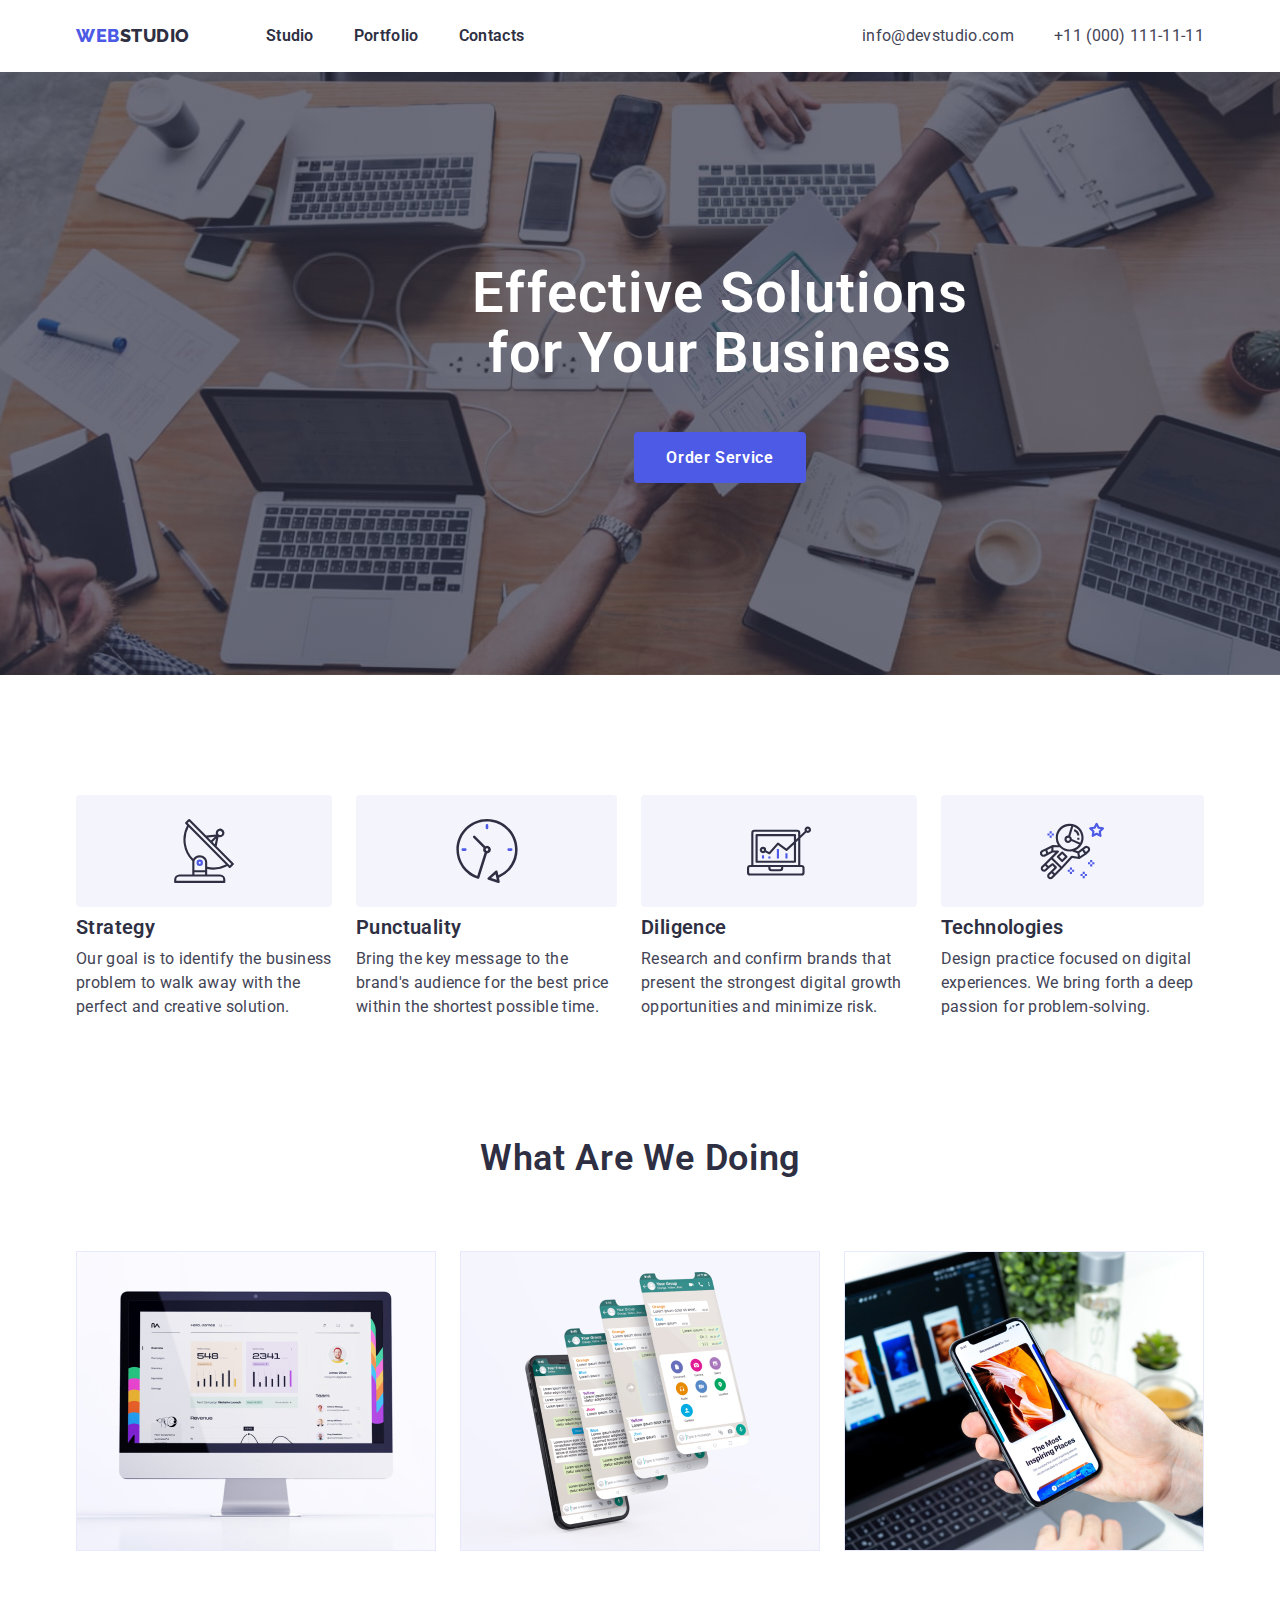
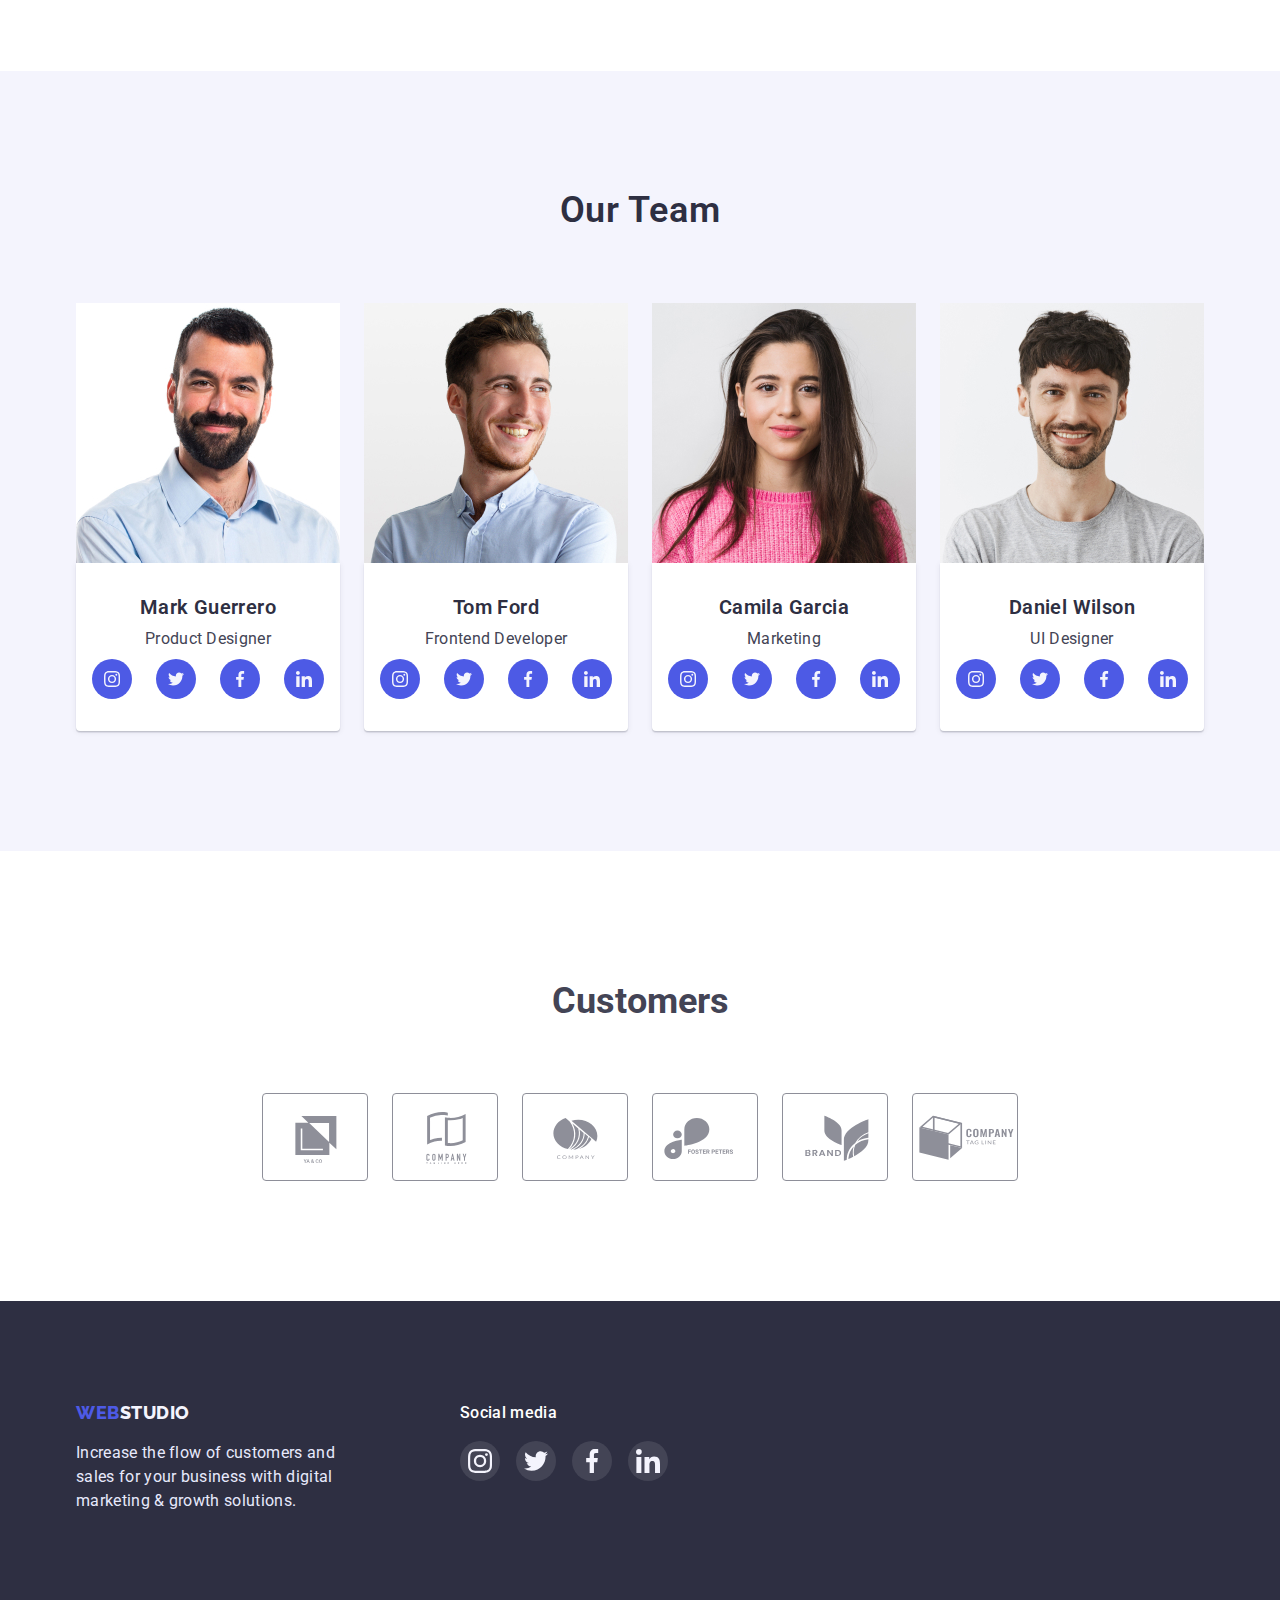
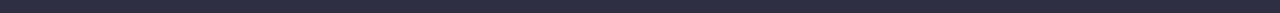
<file: index.html>
<!DOCTYPE html>
<html lang="en">
<head>
    <meta charset="UTF-8">
    <meta http-equiv="X-UA-Compatible" content="IE=edge">
    <meta name="viewport" content="width=device-width, initial-scale=1.0">
    <title>Webstudio</title>
    <link rel="preconnect" href="https://fonts.googleapis.com">
    <link rel="preconnect" href="https://fonts.gstatic.com" crossorigin>
    <link href="https://fonts.googleapis.com/css2?family=Raleway:wght@800&family=Roboto:wght@400;700&display=swap" rel="stylesheet">  
    <link rel="stylesheet" href="https://cdnjs.cloudflare.com/ajax/libs/modern-normalize/1.1.0/modern-normalize.min.css">  
    <link rel="stylesheet" href="./styles.css">
</head>
<body>

    <header>
        <div class="container header">
            <nav class="nav-header">
                <a class="logo link" href="index.html"><span class="logo-item">Web</span>studio</a>
                <ul class="header-list list" >
                    <li class="header-list-item">
                        <a class="menu-item link" href="#">Studio</a> 
                    </li>
                    <li class="header-list-item">
                        <a class="menu-item link" href="./portfolio.html">Portfolio</a> 
                    </li>                
                    <li class="header-list-item">
                        <a class="menu-item link" href="#">Contacts</a> 
                    </li>
                </ul>
            </nav>
            
            <ul class="header-contacts-list list">
                <li class="item">
                    <a class="contacts-item link" href="mailto:info@devstudio.com">info@devstudio.com</a>
                </li>
                <li class="item">
                    <a class="contacts-item link" href="tel:+110001111111">+11 (000) 111-11-11</a>
                    </li>
                </ul>
        </div>   
     </header>

    <section class="hero">
        <div class="container">
                <h1 class="hero-title">Effective Solutions for Your Business</h1>
                <button class="hero-button button" type="button">
                    Order Service
                </button>
    
        </div>   
    </section>
    
    <section class="skills">
        <div class="container">
            <h2 class="visually-hidden">Our Skills</h2>
                    <ul class="skills-list list">
                        <li class="skills-list-item" >
                            <div class="skills-icon-wrap">
                                <svg class="skills-icon" width="64px" height="64px"; >
                                    <use href="./images/symbol-defs.svg#icon-strategy"></use>
                                </svg>
                            </div>
                            <h3 class="skills-list-title">Strategy</h3>
                            <p>Our goal is to identify the business problem to walk away with the perfect and creative solution. </p>
                        </li>
                        <li class="skills-list-item" >
                            <div class="skills-icon-wrap">
                                <svg class="skills-icon" width="64px" height="64px"; >
                                    <use href="./images/symbol-defs.svg#icon-punctuality"></use>
                                </svg>
                            </div>
                            <h3 class="skills-list-title">Punctuality</h3>
                            <p>Bring the key message to the brand's audience for the best price within the shortest possible time.</p>
                        </li>
                        <li class="skills-list-item" >
                            <div class="skills-icon-wrap">
                                <svg class="skills-icon" width="64px" height="64px"; >
                                    <use href="./images/symbol-defs.svg#icon-diligence"></use>
                                </svg>
                            </div>
                            <h3 class="skills-list-title">Diligence</h3>
                            <p>Research and confirm brands that present the strongest digital growth opportunities and minimize risk.</p>
                        </li>
                        <li class="skills-list-item" >
                            <div class="skills-icon-wrap">
                                <svg class="skills-icon" width="64px" height="64px"; >
                                    <use href="./images/symbol-defs.svg#icon-astronaut"></use>
                                </svg>
                            </div>
                            <h3 class="skills-list-title">Technologies</h3>
                            <p>Design practice focused on digital experiences. We bring forth a deep passion for problem-solving.</p>
                        </li>
                    </ul>
        </div>
    </section>

    <section class="mission">
       <div class="container">
         <h2 class="mission-title">What are we doing</h2>
             <ul class="mission-list list">
                 <li>
                     <img src="./images/computer.jpeg" alt="computer" width="360">
                 </li>
                 <li>
                     <img src="./images/cellphone_message.jpeg" alt="messenger" width="360">
                 </li>
                 <li>
                     <img src="./images/cellphone_computer.jpeg" alt="phone_computer" width="360">
                 </li>
             </ul>
       </div>
    </section>

    <section class="team">
        <div class="container">
            <h2 class="team-title">Our Team</h2>
                <ul class="team-list list">
                    <li class="team-list-item">
                                <img src="./images/mark_guerrero.jpeg" alt="mark_guerrero" width="264">
                            <div class="card">
                                <h3 class="team-title-small">Mark Guerrero</h3>
                                <p class="team-description">Product Designer</p>
                                <ul class="social-link-list list">
                                    <li class="social-link-item">
                                        <a href="#" class="social-link link">
                                            <svg class="social-link-icon" width="16px" height="16px">
                                                <use href="./images/symbol-defs.svg#icon-instagram"></use>
                                            </svg>
                                        </a></li>
                                    <li class="social-link-item">
                                        <a href="#" class="social-link link">
                                            <svg class="social-link-icon" width="16px" height="16px">
                                                <use href="./images/symbol-defs.svg#icon-twitter"></use>
                                            </svg>
                                        </a></li>
                                    <li class="social-link-item">    
                                        <a href="#" class="social-link link">
                                            <svg class="social-link-icon" width="16px" height="16px">
                                                <use href="./images/symbol-defs.svg#icon-facebook"></use>
                                            </svg>
                                        </a></li>
                                    <li class="social-link-item">
                                        <a href="#" class="social-link link">
                                            <svg class="social-link-icon" width="16px" height="16px">
                                                <use href="./images/symbol-defs.svg#icon-linkedin"></use>
                                            </svg>
                                        </a></li>
                                </ul>            
                            </div>
                    </li>
                    <li class="team-list-item">
                                <img src="./images/tom_ford.jpeg" alt="tom_ford" width="264">
                            <div class="card">
                                <h3 class="team-title-small">Tom Ford</h3>
                                <p class="team-description">Frontend Developer</p>
                                <ul class="social-link-list list">
                                    <li class="social-link-item">
                                        <a href="#" class="social-link link">
                                            <svg class="social-link-icon" width="16px" height="16px">
                                                <use href="./images/symbol-defs.svg#icon-instagram"></use>
                                            </svg>
                                        </a> </li>
                                    <li class="social-link-item">
                                        <a href="#" class="social-link link">
                                            <svg class="social-link-icon" width="16px" height="16px">
                                                <use href="./images/symbol-defs.svg#icon-twitter"></use>
                                            </svg>
                                        </a> </li>
                                    <li class="social-link-item">
                                        <a href="#" class="social-link link">
                                            <svg class="social-link-icon" width="16px" height="16px">
                                                <use href="./images/symbol-defs.svg#icon-facebook"></use>
                                            </svg>
                                        </a> </li>
                                    <li class="social-link-item">
                                        <a href="#" class="social-link link">
                                            <svg class="social-link-icon" width="16px" height="16px">
                                                <use href="./images/symbol-defs.svg#icon-linkedin"></use>
                                            </svg>
                                        </a></li>
                                </ul>    
                            </div>
                    </li>

                    <li class="team-list-item">
                                <img src="./images/camila_garcia.jpeg" alt="camila_garcia" width="264">
                            <div class="card">
                                <h3 class="team-title-small">Camila Garcia</h3>
                                <p class="team-description">Marketing</p>
                                <ul class="social-link-list list">
                                    <li class="social-link-item">
                                        <a href="#" class="social-link link">
                                            <svg class="social-link-icon" width="16px" height="16px">
                                                <use href="./images/symbol-defs.svg#icon-instagram"></use>
                                            </svg>
                                        </a></li>
                                    <li class="social-link-item">
                                        <a href="#" class="social-link link">
                                            <svg class="social-link-icon" width="16px" height="16px">
                                                <use href="./images/symbol-defs.svg#icon-twitter"></use>
                                            </svg>
                                        </a></li>
                                    <li class="social-link-item">
                                        <a href="#" class="social-link link">
                                            <svg class="social-link-icon" width="16px" height="16px">
                                                <use href="./images/symbol-defs.svg#icon-facebook"></use>
                                            </svg>
                                        </a></li>
                                    <li class="social-link-item">
                                        <a href="#" class="social-link link">
                                            <svg class="social-link-icon" width="16px" height="16px">
                                                <use href="./images/symbol-defs.svg#icon-linkedin"></use>
                                            </svg>
                                        </a></li>
                                </ul>        
                            </div>
                    </li>
                    <li class="team-list-item">
                                <img src="./images/daniel_wilson.jpeg" alt="daniel_wilson" width="264">
                            <div class="card">
                                <h3 class="team-title-small">Daniel Wilson</h3>
                                <p class="team-description">UI Designer</p>
                                <ul class="social-link-list list">
                                    <li class="social-link-item">
                                        <a href="#" class="social-link link">
                                            <svg class="social-link-icon" width="16px" height="16px">
                                                <use href="./images/symbol-defs.svg#icon-instagram"></use>
                                            </svg>
                                        </a></li>
                                        
                                    <li class="social-link-item">
                                        <a href="#" class="social-link link">
                                            <svg class="social-link-icon" width="16px" height="16px">
                                                <use href="./images/symbol-defs.svg#icon-twitter"></use>
                                            </svg>
                                        </a></li>
                                    
                                    <li class="social-link-item">
                                        <a href="#" class="social-link link">
                                            <svg class="social-link-icon" width="16px" height="16px">
                                                <use href="./images/symbol-defs.svg#icon-facebook"></use>
                                            </svg>
                                        </a></li>
                                        
                                    <li class="social-link-item">
                                        <a href="#" class="social-link link">
                                            <svg class="social-link-icon" width="16px" height="16px">
                                                <use href="./images/symbol-defs.svg#icon-linkedin"></use>
                                            </svg>
                                        </a></li>
                                </ul>    
                            </div>
                    </li>
                </ul>
        </div>
    </section>

    <section class="customers" >
       <div class="container" >
        <h2 class="customers-title">Customers</h2>
        <ul class="customers-list list">
            <li class="customers-item">
                <a href="#" class="customer-link link">
                    <svg class="customer-icon" width="104px" height="56px">
                        <use href="./images/symbol-defs.svg#icon-yaco" ></use>
                    </svg>
                </a>
                
            </li>
            <li class="customers-item">
                <a href="#" class="customer-link link">
                    <svg class="customer-icon" width="104" height="56">
                    <use href="./images/symbol-defs.svg#icon-company" ></use>
                    </svg>
                </a>
                
            </li>
            <li class="customers-item">
                <a href="#" class="customer-link link">
                    <svg class="customer-icon" width="104" height="56">
                        <use href="./images/symbol-defs.svg#icon-company1" ></use>
                    </svg>
                </a>
                
            </li>
            <li class="customers-item">
                <a href="#" class="customer-link link">
                    <svg class="customer-icon" width="104" height="56">
                        <use href="./images/symbol-defs.svg#icon-foster" ></use>
                    </svg>
                </a>
                
            </li>
            <li class="customers-item">
                <a href="#" class="customer-link link">
                    <svg class="customer-icon" width="104" height="56">
                        <use href="./images/symbol-defs.svg#icon-brand" ></use>
                    </svg>
                </a>
                
            </li>
            <li class="customers-item">
                <a href="#" class="customer-link link">
                    <svg class="customer-icon" width="104" height="56">
                        <use href="./images/symbol-defs.svg#icon-company2" ></use>
                    </svg>
                </a>
                
            </li>
        </ul>
       </div>
    </section>

    <footer class="footer">
        <div class="container">
            <div class="footer-logo">
                <a class="logo-white link" href="index.html"><span class="logo-item">WEB</span>STUDIO</a>
                <p class="footer-info">Increase the flow of customers and sales for your business with digital marketing & growth solutions.</p>
            </div>
            <div class="social-media">
                <p class="social-media-text">Social media</p>
                    <ul class="social-media-list list">
                        <li class="social-link-item">
                            <a href="#" class="footer-social-link link">
                                <svg class="footer-social-link-icon" width="24px" height="24px">
                                    <use href="./images/symbol-defs.svg#icon-instagram"></use>
                                </svg>
                            </a></li>
                        <li class="social-link-item">
                            <a href="#" class="footer-social-link link">
                                <svg class="footer-social-link-icon" width="24px" height="24px">
                                    <use href="./images/symbol-defs.svg#icon-twitter"></use>
                                </svg>
                            </a></li>
                        <li class="social-link-item">    
                            <a href="#" class="footer-social-link link">
                                <svg class="footer-social-link-icon" width="24px" height="24px">
                                    <use href="./images/symbol-defs.svg#icon-facebook"></use>
                                </svg>
                            </a></li>
                        <li class="social-link-item">
                            <a href="#" class="footer-social-link link">
                                <svg class="footer-social-link-icon" width="24px" height="24px">
                                    <use href="./images/symbol-defs.svg#icon-linkedin"></use>
                                </svg>
                            </a></li>
                    </ul>
            </div>
        </div>
    </footer>
</body>
</html>
</file>
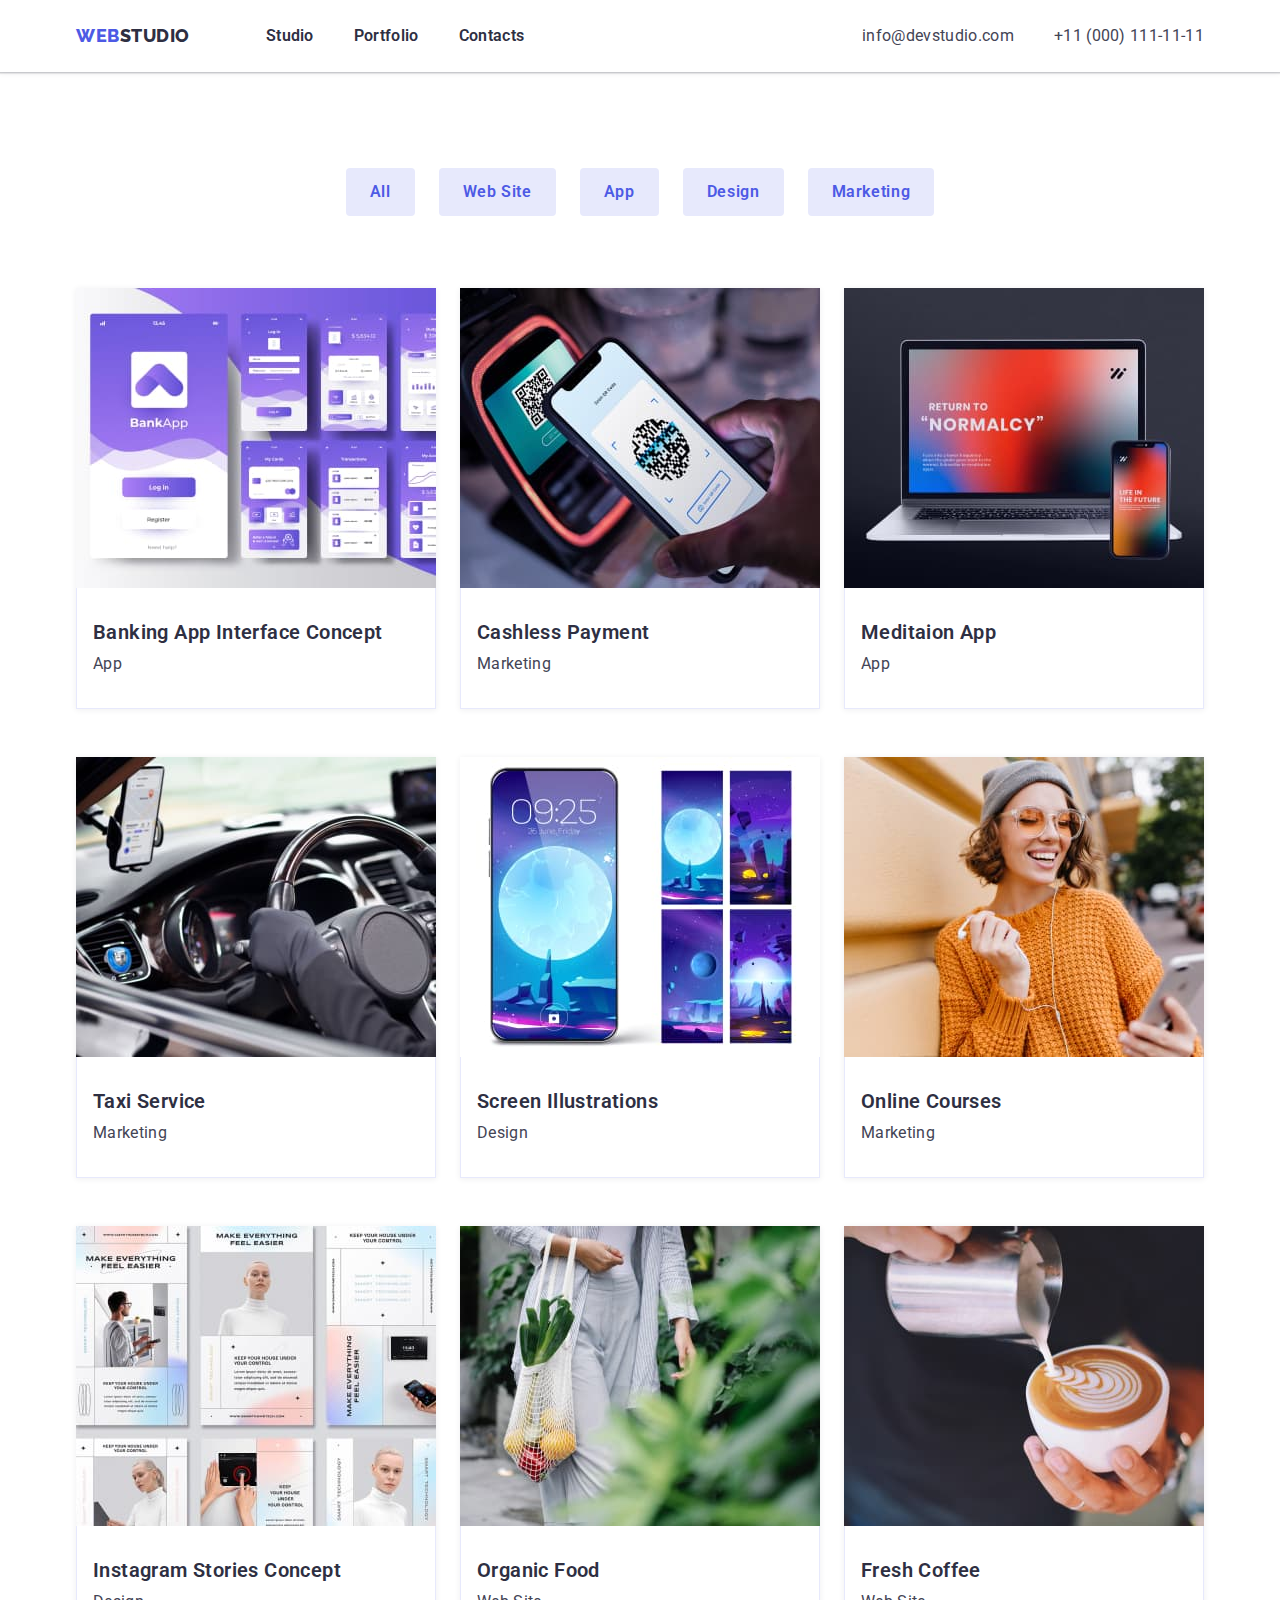
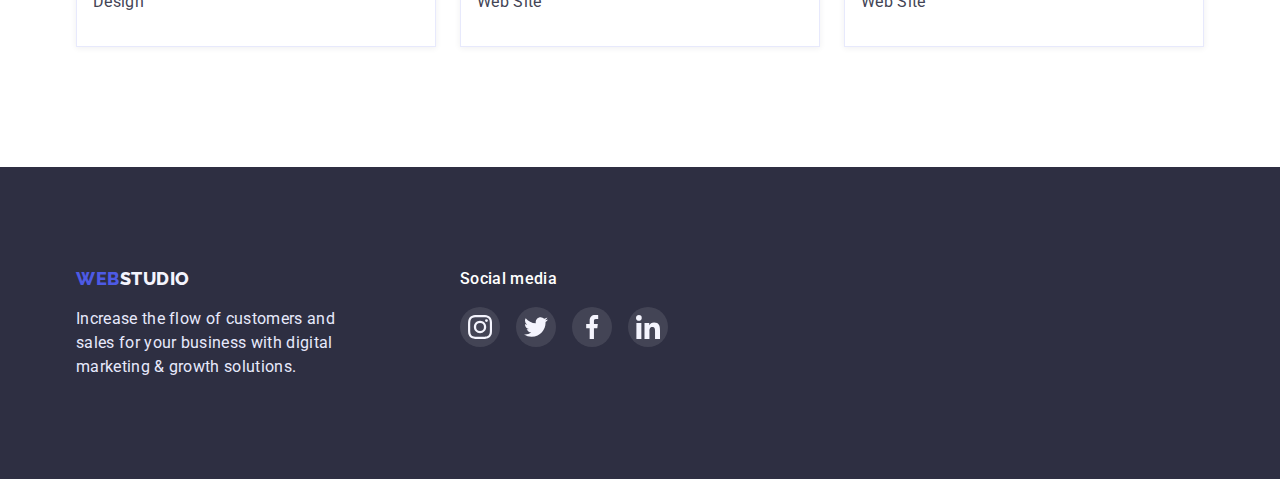
<file: portfolio.html>
<!DOCTYPE html>
<html lang="en">
<head>
    <meta charset="UTF-8">
    <meta http-equiv="X-UA-Compatible" content="IE=edge">
    <meta name="viewport" content="width=device-width, initial-scale=1.0">
    <title>Portfolio</title>
    <link rel="preconnect" href="https://fonts.googleapis.com">
    <link rel="preconnect" href="https://fonts.gstatic.com" crossorigin>
    <link href="https://fonts.googleapis.com/css2?family=Raleway:wght@800&family=Roboto:wght@400;700&display=swap" rel="stylesheet">    
    <link rel="stylesheet" href="https://cdnjs.cloudflare.com/ajax/libs/modern-normalize/1.1.0/modern-normalize.min.css">  
    <link rel="stylesheet" href="./styles.css">
</head>
<body>

    <header>
        <div class="container header">
            <nav class="nav-header">
                <a class="logo link" href="index.html"><span class="logo-item">Web</span>studio</a>
                    <ul class="header-list list" >
                         <li class="header-list-item">
                            <a class="menu-item link" href="#">Studio</a> 
                         </li>
                         <li class="header-list-item">
                             <a class="menu-item link" href="./portfolio.html">Portfolio</a> 
                         </li>                
                         <li class="header-list-item"> 
                             <a class="menu-item link" href="#">Contacts</a> 
                         </li>
                     </ul>
            </nav>

            <ul class="header-contacts-list list">
                <li class="item">
                    <a class="contacts-item link" href="mailto:info@devstudio.com">info@devstudio.com</a>
                </li>
                <li class="item">
                    <a class="contacts-item link" href="tel:+110001111111">+11 (000) 111-11-11</a>
                </li>
            </ul>
        </div>
    </header>

<main>
    <section class="filter">
       <div class="container">
         <h1 class="visually-hidden">Portfolio</h1>
         <ul class="filter-list-buttons list">
             <li class="filter-list-item">                
                 <button type="button" class="filter-button button">All</button>
             </li>
             <li class="filter-list-item">                
                 <button type="button" class="filter-button button">Web Site</button>
             </li>
             <li class="filter-list-item">
                 <button type="button" class="filter-button button">App</button>
             </li>
             <li class="filter-list-item">
                 <button type="button" class="filter-button button">Design</button>
             </li>
             <li class="filter-list-item">
                 <button type="button" class="filter-button button">Marketing</button>
             </li>
        
         </ul>

        <ul class="filter-list-gallery list">
            <li class="filter-gallery-item">
                <a class="link portfolio-card" href="#"> 
                        <div class="card-gallery">
                            <img src="./images/portfolio/banking.jpeg" alt="banking-app-interface" width="360">
                        </div>
                        <div class="card-gallery-descr">
                            <h2 class="filter-title-small">Banking App Interface Concept</h2>
                            <p class="filter-gallery-descr">App</p>
                        </div>
                    </a>
                </li>
           

                <li class="filter-gallery-item">
                    <a class="link portfolio-card" href="#"> 

                        <div class="card-gallery">
                            <img src="./images/portfolio/cashless.jpeg" alt="cashless-payment" width="360">
                        </div>
                        <div class="card-gallery-descr">
                            <h2 class="filter-title-small">Cashless Payment</h2>
                            <p class="filter-gallery-descr">Marketing</p>        
                        </div>
                    </a>
                </li>

                <li class="filter-gallery-item">
                    <a class="link portfolio-card" href="#">
                        <div class="card-gallery">
                            <img src="./images/portfolio/meditaion.jpeg" alt="meditaion-app" width="360">
                        </div>
                        <div class="card-gallery-descr">
                            <h2 class="filter-title-small">Meditaion App</h2>
                            <p class="filter-gallery-descr">App</p>
                        </div>
                    </a>
                </li>
             
                <li class="filter-gallery-item">
                    <a class="link  portfolio-card" href="#">
                        <div class="card-gallery">
                            <img src="./images/portfolio/taxi.jpeg" alt="taxi-service" width="360">
                        </div>
                        <div class="card-gallery-descr">
                            <h2 class="filter-title-small">Taxi Service</h2>
                            <p class="filter-gallery-descr">Marketing</p>
                        </div>
                    </a>
                </li>
             
                <li class="filter-gallery-item">
                    <a class="link portfolio-card" href="#">
                        <div class="card-gallery">
                            <img src="./images/portfolio/screen.jpeg" alt="screen-illustrations" width="360">
                        </div>
                        <div class="card-gallery-descr">
                            <h2 class="filter-title-small">Screen Illustrations</h2>
                            <p class="filter-gallery-descr">Design</p>
                        </div>
                    </a>
                </li>

                <li class="filter-gallery-item">
                    <a class="link portfolio-card" href="#">
                        <div class="card-gallery">
                            <img src="./images/portfolio/courses.jpeg" alt="online-courses" width="360">
                        </div>
                        <div class="card-gallery-descr">
                            <h2 class="filter-title-small">Online Courses</h2>
                            <p class="filter-gallery-descr">Marketing</p>
                        </div>
                    </a>
                </li>
             
                <li class="filter-gallery-item">
                    <a class="link portfolio-card" href="#">
                        <div class="card-gallery">
                            <img src="./images/portfolio/instagram.jpeg" alt="instagram-stories" width="360">
                        </div>
                        <div class="card-gallery-descr">
                            <h2 class="filter-title-small">Instagram Stories Concept</h2>
                            <p class="filter-gallery-descr">Design</p>
                        </div>
                    </a>
                </li>

                <li class="filter-gallery-item">
                    <a class="link portfolio-card" href="#">
                        <div class="card-gallery">
                            <img src="./images/portfolio/organic.jpeg" alt="organic-food" width="360">
                        </div>
                        <div class="card-gallery-descr">
                            <h2 class="filter-title-small">Organic Food</h2>
                            <p class="filter-gallery-descr">Web Site</p>
                        </div>
                    </a>
                </li>
             </a>

                <li class="filter-gallery-item">
                    <a class="link portfolio-card" href="#">
                        <div class="card-gallery">
                            <img src="./images/portfolio/coffee.jpeg" alt="fresh-coffee" width="360">
                        </div>
                        <div class="card-gallery-descr">
                            <h2 class="filter-title-small">Fresh Coffee</h2>
                            <p class="filter-gallery-descr">Web Site</p>
                        </div>
                    </a>
                </li>
         </ul>
        </div>
    </section>
</main>

<footer class="footer">
    <div class="container">
        <div class="footer-logo">
            <a class="logo-white link" href="index.html"><span class="logo-item">WEB</span>STUDIO</a>
            <p class="footer-info">Increase the flow of customers and sales for your business with digital marketing & growth solutions.</p>
        </div>
        <div class="social-media">
            <p class="social-media-text">Social media</p>
                <ul class="social-media-list list">
                    <li class="social-link-item">
                        <a href="#" class="footer-social-link link">
                            <svg class="footer-social-link-icon" width="24px" height="24px">
                                <use href="./images/symbol-defs.svg#icon-instagram"></use>
                            </svg>
                        </a></li>
                    <li class="social-link-item">
                        <a href="#" class="footer-social-link link">
                            <svg class="footer-social-link-icon" width="24px" height="24px">
                                <use href="./images/symbol-defs.svg#icon-twitter"></use>
                            </svg>
                        </a></li>
                    <li class="social-link-item">    
                        <a href="#" class="footer-social-link link">
                            <svg class="footer-social-link-icon" width="24px" height="24px">
                                <use href="./images/symbol-defs.svg#icon-facebook"></use>
                            </svg>
                        </a></li>
                    <li class="social-link-item">
                        <a href="#" class="footer-social-link link">
                            <svg class="footer-social-link-icon" width="24px" height="24px">
                                <use href="./images/symbol-defs.svg#icon-linkedin"></use>
                            </svg>
                        </a></li>
                </ul>
        </div>
    </div>
</footer>
    
</body>
</html>
</file>
<file: styles.css>
:root {
    --main-text-color: #2E2F42;
    --button-main-color: #E7E9FC;
    --button-text-color: #4D5AE5;
    --button-dark-color: #404BBF;
    --text-color: #434455;
    --white-color: #FFFFFF;
    --footer-color: #E7E9FC;
    --logo-white-color: #F4F4FD;
    --second-header-color: #2E2F42;
    --icon-grey-color: #8E8F99;
}

p {
    margin: 0;
}

ul{
    margin: 0;
    padding: 0;
}

h1,
h2,
h3,
h4,
h5,
h6 {
    margin: 0;
}

img {
    display: block;
    max-width: 100%;
    height: auto;
}

body {
    border-color: var(--white-color);
    color: var(--text-color);
    font-family: 'Roboto', sans-serif;
}

.container {
    width: 1158px;
    margin-left: auto;
    margin-right: auto;
    padding-left: 15px;
    padding-right: 15px;
   /*  outline: 2px solid tomato;  */
}

.list {
    list-style: none;
}

.link {
    text-decoration: none;
}

/* -----------Header------------- */
header {
    box-shadow: 0px 2px 1px rgba(46, 47, 66, 0.08), 0px 1px 1px rgba(46, 47, 66, 0.16), 0px 1px 6px rgba(46, 47, 66, 0.08);

}

.header {
/*    padding-top: 24px;
   padding-bottom: 24px; 
 */   
    display: flex;
   align-items: center;
}

.nav-header {
    display: flex;
}

.header-list {
    display: flex;
}

.menu-item {
    padding-top: 24px;  
    padding-bottom: 24px;
}

.header-list-item:not(:last-child) {
    margin-right: 40px;
}

.header-contacts-list {
    display: flex;
    margin-left: auto;
}

.header-contacts-list .item + .item {
    margin-left: 40px;
}

.logo-item {
    font-family: 'Raleway', sans-serif;
    font-weight: 800;
    font-size: 18px;
    line-height: 1.33;
    letter-spacing: 0.03em;
    text-transform: uppercase;

    color: var(--button-text-color);
}

.logo {
    display: block;
    margin-right: 76px;
    padding-top: 24px;
    padding-bottom: 24px;

    font-family: 'Raleway',sans-serif;
    font-weight: 800;
    font-size: 18px;
    line-height: 1.33;
    letter-spacing: 0.03em;
    text-transform: uppercase;

    color: var(--main-text-color);  
}

.contacts-item {
    padding-top: 24px;  
    padding-bottom: 24px;
}


.menu-item:hover,
:focus {
    color: var(--button-text-color);
}

.contacts-item:hover,
:focus {
    color: var(--button-text-color);
}

.menu-item {
    display: block;
 
    font-weight: 600;
    font-size: 16px;
    line-height: 1.5;
    letter-spacing: 0.02em;

    color: var(--main-text-color);
}

.contacts-item {
    display: block;

    font-weight: 400;
    font-size: 16px;
    line-height: 1.5;
    letter-spacing: 0.02em;

    color: var(--text-color);
}

/* --------------Hero section------------ */
.hero {
    padding-top: 192px;
    padding-bottom: 192px;

    text-align: center;

    background-image: linear-gradient(rgba(46, 47, 66, 0.7),
    rgba(46, 47, 66, 0.7)), 
    url(./images/backgroung-office.jpeg);
    background-color: var(--main-text-color);
    background-repeat: no-repeat;
    background-position: center;
    background-size: cover;
    width: 1440px;

    margin-left: auto;
    margin-right: auto;
}

.hero-title {
    width: 500px;
    margin: 0 auto;
    
    font-weight: 600;
    font-size: 56px;
    line-height: 1.07;
    text-align: center;
    letter-spacing: 0.02em;

    color: var(--white-color);
}
/* --------------Button------------ */

.button {
    font-family: inherit;
    cursor: pointer;
}

.hero-button {

    margin-top: 48px; 
    padding: 16px 32px;
    gap: 10px;
    border: 0;
    outline: none;
    border-radius: 4px;

    background-color: var(--button-text-color);
    font-weight: 600;
    font-size: 16px;
    line-height: 1.19;
    text-align: center;
    letter-spacing: 0.04em;

    color: var(--white-color);
}

.hero-button:hover,
:focus{
    background-color: var(--button-dark-color);
    color: var(--white-color);
}

/* --------------Skills section------------ */

.skills {
    padding-top: 120px;
    padding-bottom: 120px;
}

.skills-list {
    display: flex;
    flex-wrap: nowrap;
    gap: 24px;
}

.visually-hidden {
    position: absolute;
    white-space: nowrap;
    width: 1px;
    height: 1px;
    overflow: hidden;
    border: 0;
    padding: 0;
    clip: rect(0 0 0 0);
    clip-path: inset(50%);
    margin: -1px;
}

.skills-list-item {
    width: calc((100%-72px)/4);
    font-weight: 400;
    font-size: 16px;
    line-height: 1.5;
    letter-spacing: 0.02em;

    color: var(--text-color);
}

.skills-list-item p {
    margin-top: 8px;
}

.skills-icon-wrap {
    background: #F4F4FD;
    border-radius: 4px;
    height: 112px;
    display: flex;
    justify-content: center;
    align-items: center;
    margin-bottom: 8px;
}

/* --------------Mission section------------ */

.mission {
    padding-bottom: 120px;
}

.mission-list {
    margin-top: 72px;
    display: flex;
    gap: 24px;
}

.mission-title {
    margin-bottom: 72px;
}

.mission-title, .team-title {
    font-weight: 600;
    font-size: 36px;
    line-height: 1.11;
    text-align: center;
    letter-spacing: 0.02em;
    text-transform: capitalize;

    color: var(--main-text-color);
}

/* --------------Titles------------ */


.skills-list-title,
.team-title-small,
.filter-title-small {
    font-weight: 600;
    font-size: 20px;
    line-height: 1.2;
    letter-spacing: 0.02em;

    color: var(--second-header-color);
}

/* --------------Team section------------ */

.team {
    padding-top: 120px;
    padding-bottom: 120px;
    background-color: #F4F4FD;
}

.team-title {
    margin-bottom: 72px;
}

.team-title-small {
    margin-bottom: 8px;
    text-align: center;
}

.team-description,
.filter-gallery-descr {
    font-weight: 400;
    font-size: 16px;
    line-height: 1.5;
    letter-spacing: 0.02em;
    text-align: center;
    
    color: var(--text-color);
}

.card {
    background-color: #FFFFFF;
    box-shadow: 0px 1px 6px rgba(46, 47, 66, 0.08), 0px 1px 1px rgba(46, 47, 66, 0.16), 0px 2px 1px rgba(46, 47, 66, 0.08);
    border-radius: 0px 0px 4px 4px;

    padding: 32px 0;

}

.team-list {
    display: flex;
    gap: 24px;
}

.team-list-item {
    width: 264px;
}

/* --------------Social-icons------------ */

.social-link-list {
    margin-top: 8px;
    display: flex;
    justify-content: center;
    gap: 24px;
}

.social-link {
    display: flex;
    justify-content: center;
    align-items:center;
    width: 40px;
    height: 40px;
    padding: 0;
    border: none;

    background-color: var(--button-text-color);
    border-radius: 50%;

    fill: var(--logo-white-color);
}

.social-link:hover{
    background-color:var(--button-dark-color);
}
/* --------------Customers------------ */
.customers {
    padding-top: 130px;
    padding-bottom: 120px;
}

.customers-title {
    margin-bottom: 72px;
    text-align: center;
    font-weight: 700;
    font-size: 36px;
    line-height: 40px;
}

.customers-list {
    display: flex;
    gap: 24px;
    justify-content: center;
}

.customers-item {
    width: calc((100%-120px)/6);
    height: 88px;
}


.customer-link {
    width: 100%;
    height: 100%;
    border: 1px solid var(--icon-grey-color);
    border-radius: 4px;

    fill: var(--icon-grey-color);


    display: inline-flex;
    justify-content: center;
    align-items:center;
}

.customer-icon {
}

.customer-link:hover, 
:focus{
    border-color: var(--button-dark-color);
    fill: var(--button-dark-color);
}


/* --------------Footer------------ */

.footer {
    display: flex;
    gap: 120px;

    padding-top: 100px;
    padding-bottom: 100px;

    background-color: var(--main-text-color);
}

.footer-info {
    width: 264px;

    font-weight: 400;
    font-size: 16px;
    line-height: 1.5;
    letter-spacing: 0.02em;

    color: var(--footer-color);
}

.logo-white {
    margin-bottom: 16px;
    display: inline-block;

    font-family: 'Raleway';
    font-style: normal;
    font-weight: 800;
    font-size: 18px;
    line-height: 1.17;
    align-items: center;
    letter-spacing: 0.03em;
    text-transform: uppercase;

    color: var(--logo-white-color)
}

.footer >.container{
    display: flex;
    gap: 120px;

    font-weight: 500;
    font-size: 16px;
    line-height: 24px;

    letter-spacing: 0.02em;

    color: var(--white-color);
}

.social-media-text {
    margin-bottom: 16px;
}

.social-media-list {
    display: flex;
    gap: 16px;
}

.footer-social-link {
    display: flex;
    justify-content: center;
    align-items:center;
    width: 40px;
    height: 40px;

    background-color: rgba(255, 255, 255, 0.1);
    background-repeat: no-repeat;
    background-position: center;
    background-size: cover;
    border-radius: 50%;

    fill: var(--logo-white-color);

}
.footer-social-link:hover{
    background-color: #31D0AA;
}

/* ----------Portfolio------- */
.filter{
    padding-top: 96px;
    padding-bottom: 120px;
}
.filter-list-buttons {
    display: flex;
    justify-content: center;

    margin-bottom: 72px;
}

.filter-button {
    padding: 12px 24px;
    border: 1px solid #E7E9FC;
    border-radius: 4px;
}


.filter-list-buttons .filter-list-item + .filter-list-item {
    margin-left: 24px;
}

.filter-button {
    background-color: var(--button-main-color);
    border: 0;
    outline: none;
    border-radius: 4px;

    font-weight: 600;
    font-size: 16px;
    line-height: 1.5;
    text-align: center;
    letter-spacing: 0.04em;

    color: var(--button-text-color);
}

/* -------------------Gallery---------------- */

.filter-list-gallery {
    display: flex;
    flex-wrap: wrap;
    row-gap: 48px;
    column-gap: 24px;
}

.filter-gallery-item {
    width: calc((100% - 48px) / 3);

}
    
.portfolio-card {
    display: block;
    box-shadow: 0px 1px 6px rgba(46, 47, 66, 0.08);
}
    
.portfolio-card:hover,
:focus{
    box-shadow: 0px 1px 6px rgba(46, 47, 66, 0.08), 0px 1px 1px rgba(46, 47, 66, 0.16), 0px 2px 1px rgba(46, 47, 66, 0.08);
}

.card-gallery {
    width: 360px;
}

    
.card-gallery-descr {
    padding: 32px 16px;
    border: 1px solid var(--footer-color);
    border-top: none;
}
    
.filter-gallery-item> .card{
    padding: 0;
}

.card-gallery-descr {
    background: #FFFFFF;
}

.filter-gallery-descr {
    margin-top: 8px;

    text-align: left;
}

.filter-button:hover,
:focus {
    color: var(--white-color);
    background-color: var(--button-text-color);
    box-shadow: 0px 4px 4px rgba(0, 0, 0, 0.15);
}
</file>
